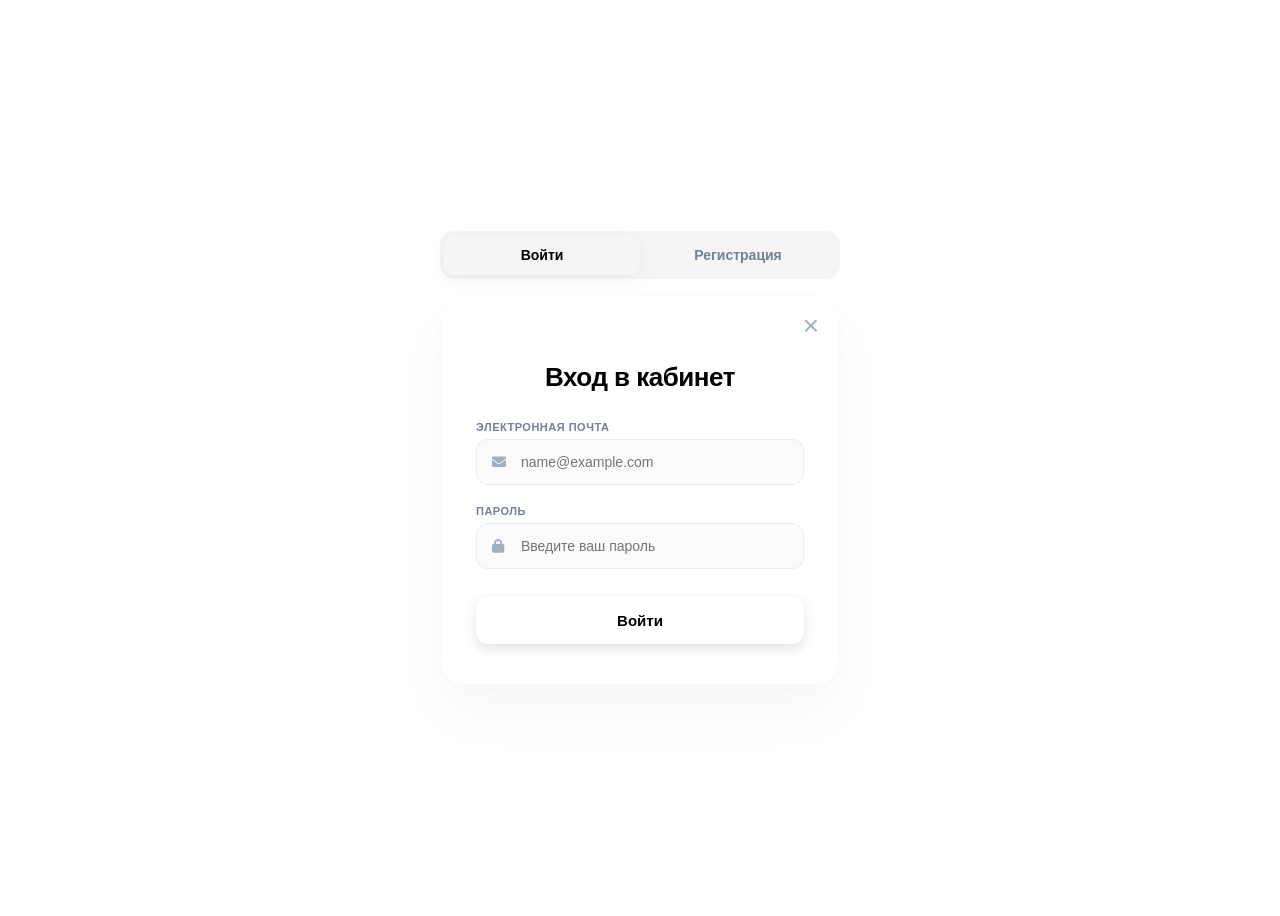
<file: register.html>
<!DOCTYPE html>
<html lang="ru">
<head>
    <meta charset="UTF-8">
    <meta name="viewport" content="width=device-width, initial-scale=1.0">
    <title>Вход и Регистрация | ShinAR</title>
    <link rel="stylesheet" href="https://cdnjs.cloudflare.com/ajax/libs/font-awesome/6.4.0/css/all.min.css">
    <link rel="stylesheet" href="/styles/register.css">
</head>
<body>

    <section class="auth-section">
        <div class="auth-container">
            
            <div class="auth-tabs">
                <button class="tab-btn active" onclick="switchTab('login')">Войти</button>
                <button class="tab-btn" onclick="switchTab('register')">Регистрация</button>
            </div>

            <div class="auth-box">
                <a href="index.html" class="auth-close-btn">&times;</a>

                <form id="shinar-login-form" class="auth-form active">
                    <h3>Вход в кабинет</h3>
                    
                    <div class="input-group">
                        <label for="login-email">Электронная почта</label>
                        <div class="input-wrapper">
                            <i class="fa-solid fa-envelope"></i>
                            <input type="email" id="login-email" placeholder="name@example.com" required autocomplete="off">
                        </div>
                    </div>

                    <div class="input-group">
                        <label for="login-pass">Пароль</label>
                        <div class="input-wrapper">
                            <i class="fa-solid fa-lock"></i>
                            <input type="password" id="login-pass" placeholder="Введите ваш пароль" required>
                        </div>
                    </div>

                    <button type="submit" class="auth-btn">Войти</button>
                </form>

                <form id="shinar-reg-form" class="auth-form">
                    <h3>Регистрация</h3>
                    
                    <div class="input-group">
                        <label for="reg-name">Имя</label>
                        <div class="input-wrapper">
                            <i class="fa-solid fa-user"></i>
                            <input type="text" id="reg-name" placeholder="Алексей" required autocomplete="off">
                        </div>
                    </div>

                    <div class="input-group">
                        <label for="reg-phone">Телефон</label>
                        <div class="input-wrapper">
                            <i class="fa-solid fa-phone"></i>
                            <input type="tel" id="reg-phone" placeholder="+374 XX XX-XX-XX" required autocomplete="off">
                        </div>
                    </div>

                    <div class="input-group">
                        <label for="reg-email">Электронная почта</label>
                        <div class="input-wrapper">
                            <i class="fa-solid fa-envelope"></i>
                            <input type="email" id="reg-email" placeholder="name@example.com" required autocomplete="off">
                        </div>
                    </div>

                    <div class="input-group">
                        <label for="reg-pass">Пароль</label>
                        <div class="input-wrapper">
                            <i class="fa-solid fa-lock"></i>
                            <input type="password" id="reg-pass" placeholder="Придумайте пароль" required>
                        </div>
                    </div>

                    <button type="submit" class="auth-btn">Создать аккаунт</button>
                </form>
            </div>

        </div>
    </section>

    <script src="/js/register.js"></script>
</body>
</html>
</file>
<file: styles/register.css>
.auth-section {
    min-height: 100vh;
    background-color: var(--bg-color);
    display: flex;
    justify-content: center;
    align-items: center;
    padding: 40px 20px;
    font-family: -apple-system, BlinkMacSystemFont, "Segoe UI", Roboto, sans-serif;
    box-sizing: border-box;
}

.auth-container {
    max-width: 400px;
    width: 100%;
    display: flex;
    flex-direction: column;
    gap: 16px;
}

.auth-tabs {
    display: flex;
    background-color: rgba(0, 0, 0, 0.04);
    padding: 4px;
    border-radius: 14px;
}

.tab-btn {
    flex: 1;
    padding: 12px;
    border: none;
    background: none;
    font-size: 14px;
    font-weight: 600;
    color: #718096;
    cursor: pointer;
    border-radius: 10px;
    transition: all 0.2s cubic-bezier(0.4, 0, 0.2, 1);
}

.tab-btn.active {
    background-color: var(--white);
    color: var(--primary-color);
    box-shadow: 0 4px 20px rgba(0, 0, 0, 0.06);
}

.auth-box {
    background-color: var(--white);
    padding: 40px 35px;
    border-radius: 24px;
    box-shadow: 0 30px 60px rgba(0, 0, 0, 0.03), 0 4px 12px rgba(0, 0, 0, 0.01);
    border: 1px solid rgba(0, 0, 0, 0.02);
    position: relative; /* Важно для позиционирования крестика */
}

/* Стиль кнопки-крестика */
.auth-close-btn {
    position: absolute;
    top: 16px;
    right: 20px;
    font-size: 28px;
    line-height: 1;
    color: #a0aec0;
    text-decoration: none;
    transition: color 0.2s ease, transform 0.2s ease;
    cursor: pointer;
}

.auth-close-btn:hover {
    color: var(--text-color);
    transform: scale(1.1);
}

.auth-form {
    display: none;
    flex-direction: column;
    gap: 20px;
}

.auth-form.active {
    display: flex;
}

.auth-form h3 {
    font-size: 26px;
    font-weight: 700;
    text-align: center;
    margin-bottom: 8px;
    color: var(--primary-color);
    letter-spacing: -0.5px;
}

.input-group {
    display: flex;
    flex-direction: column;
    gap: 6px;
}

.input-group label {
    font-size: 11px;
    color: #718096;
    font-weight: 700;
    text-transform: uppercase;
    letter-spacing: 0.5px;
}

.input-wrapper {
    position: relative;
    display: flex;
    align-items: center;
}

.input-wrapper i {
    position: absolute;
    left: 16px;
    color: #a0aec0;
    font-size: 14px;
    transition: color 0.2s ease;
}

.input-wrapper input {
    width: 100%;
    padding: 14px 16px 14px 44px;
    background-color: rgba(0, 0, 0, 0.015);
    border: 1.5px solid rgba(0, 0, 0, 0.06);
    border-radius: 12px;
    color: var(--text-color);
    font-size: 14px;
    outline: none;
    transition: all 0.2s ease;
    box-sizing: border-box;
}

.input-wrapper input:focus {
    background-color: var(--white);
    border-color: var(--accent-color);
    box-shadow: 0 0 0 4px rgba(52, 152, 219, 0.12);
}

.input-wrapper input:focus + i {
    color: var(--accent-color);
}

.auth-btn {
    margin-top: 8px;
    padding: 15px;
    background-color: var(--primary-color);
    border: none;
    border-radius: 12px;
    color: var(--white);
    font-size: 15px;
    font-weight: 600;
    cursor: pointer;
    transition: all 0.2s ease;
    box-shadow: 0 4px 12px rgba(44, 62, 80, 0.15);
}

.auth-btn:hover {
    background-color: var(--accent-color);
    box-shadow: 0 6px 20px rgba(52, 152, 219, 0.25);
    transform: translateY(-1px);
}

.auth-btn:active {
    transform: translateY(0);
}

@media (max-width: 480px) {
    .auth-box {
        padding: 30px 20px;
        border-radius: 20px;
    }
}
</file>
